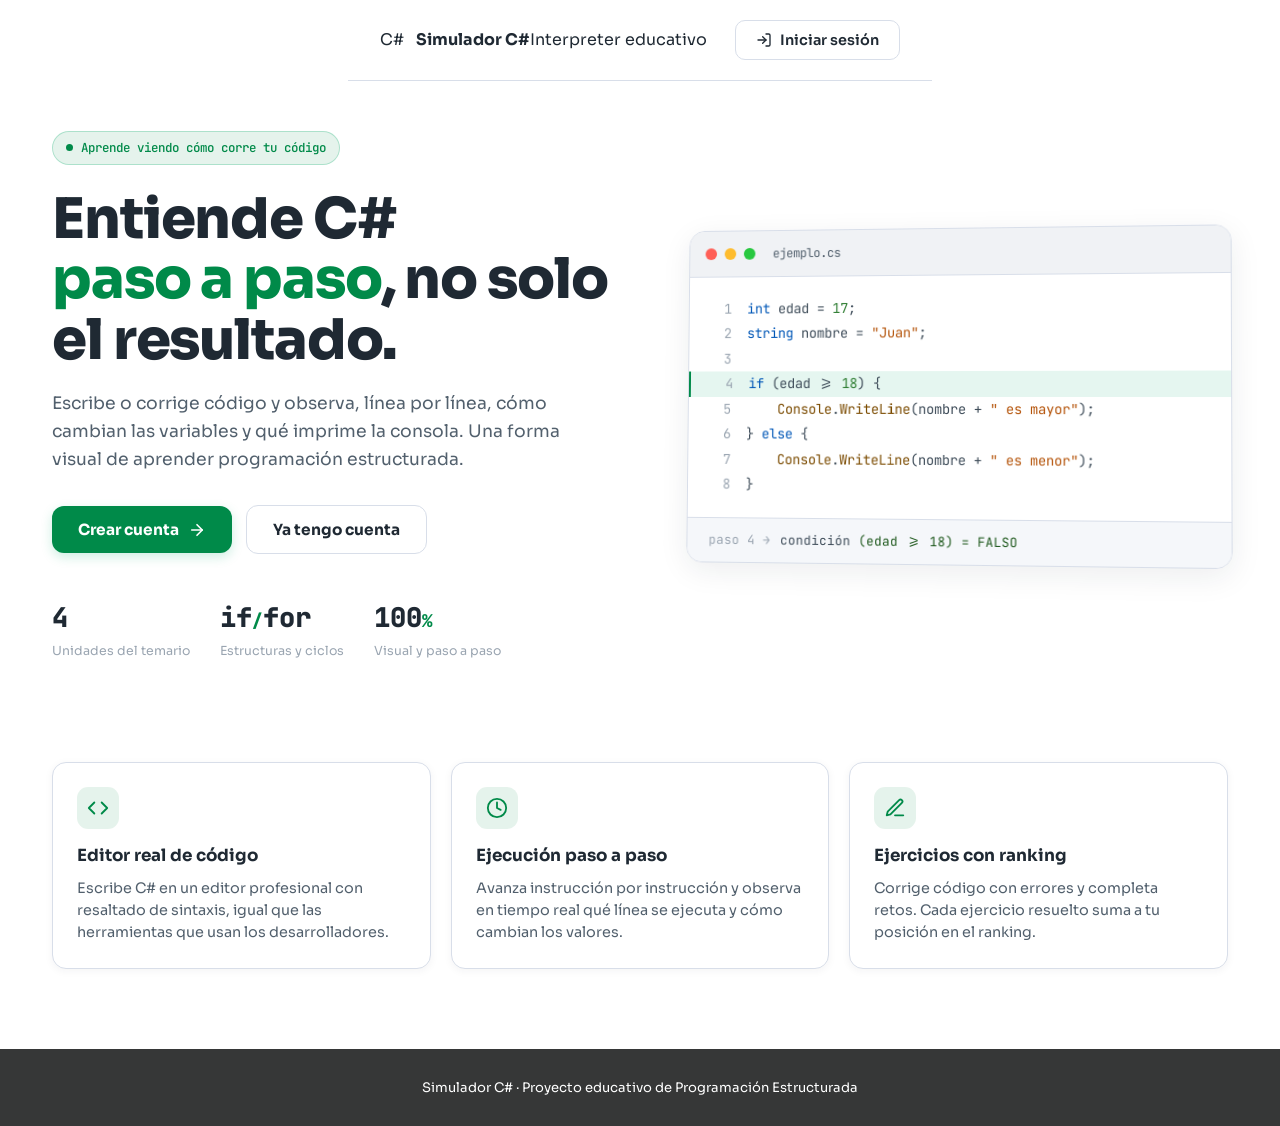
<file: Inicio/index.html>
<!DOCTYPE html>
<html lang="es">
<head>
<meta charset="UTF-8">
<meta name="viewport" content="width=device-width, initial-scale=1.0">
<title>Simulador C# — Inicio</title>
<link rel="preconnect" href="https://fonts.googleapis.com">
<link rel="preconnect" href="https://fonts.gstatic.com" crossorigin>
<link href="https://fonts.googleapis.com/css2?family=Sora:wght@400;600;700;800&family=JetBrains+Mono:wght@400;500;700&display=swap" rel="stylesheet">
<link rel="stylesheet" href="inicio.css">
</head>
<body>

<!-- ═══ LANDING ═══ -->
<div id="landing">
    <nav class="nav">
        <div class="brand">
            <div class="logo">C#</div>
            <div><b>Simulador C#</b><span>Interpreter educativo</span></div>
        </div>
        <div class="nav__spacer"></div>
        <button class="nav__login" onclick="showAuth('login')">
            <svg width="16" height="16" viewBox="0 0 24 24" fill="none" stroke="currentColor" stroke-width="2" stroke-linecap="round" stroke-linejoin="round"><path d="M15 3h4a2 2 0 0 1 2 2v14a2 2 0 0 1-2 2h-4"/><polyline points="10 17 15 12 10 7"/><line x1="15" y1="12" x2="3" y2="12"/></svg>
            Iniciar sesión
        </button>
    </nav>

    <section class="hero">
        <div class="hero__copy">
            <div class="eyebrow"><span class="pulse"></span>Aprende viendo cómo corre tu código</div>
            <h1>Entiende C# <span class="hl">paso a paso</span>, no solo el resultado.</h1>
            <p class="lead">Escribe o corrige código y observa, línea por línea, cómo cambian las variables y qué imprime la consola. Una forma visual de aprender programación estructurada.</p>
            <div class="hero__cta">
                <button class="btn btn--primary" onclick="showAuth('register')">
                    Crear cuenta
                    <svg width="18" height="18" viewBox="0 0 24 24" fill="none" stroke="currentColor" stroke-width="2.2" stroke-linecap="round" stroke-linejoin="round"><line x1="5" y1="12" x2="19" y2="12"/><polyline points="12 5 19 12 12 19"/></svg>
                </button>
                <button class="btn btn--ghost" onclick="showAuth('login')">Ya tengo cuenta</button>
            </div>
            <div class="hero__stats">
                <div class="hstat"><div class="n">4</div><div class="l">Unidades del temario</div></div>
                <div class="hstat"><div class="n">if<span class="u">/</span>for</div><div class="l">Estructuras y ciclos</div></div>
                <div class="hstat"><div class="n">100<span class="u">%</span></div><div class="l">Visual y paso a paso</div></div>
            </div>
        </div>

        <div class="code-window">
            <div class="code-window__bar">
                <span class="dot r"></span><span class="dot y"></span><span class="dot g"></span>
                <span class="code-window__file">ejemplo.cs</span>
            </div>
            <div class="code-window__body">
<div class="row"><span class="ln">1</span><span class="kw">int</span> <span class="pl">edad =</span> <span class="num">17</span><span class="pl">;</span></div>
<div class="row"><span class="ln">2</span><span class="kw">string</span> <span class="pl">nombre =</span> <span class="str">"Juan"</span><span class="pl">;</span></div>
<div class="row"><span class="ln">3</span></div>
<div class="row active"><span class="ln">4</span><span class="kw">if</span> <span class="pl">(edad &gt;=</span> <span class="num">18</span><span class="pl">) {</span></div>
<div class="row"><span class="ln">5</span><span class="pl">    </span><span class="fn">Console</span><span class="pl">.</span><span class="fn">WriteLine</span><span class="pl">(nombre +</span> <span class="str">" es mayor"</span><span class="pl">);</span></div>
<div class="row"><span class="ln">6</span><span class="pl">} </span><span class="kw">else</span> <span class="pl">{</span></div>
<div class="row"><span class="ln">7</span><span class="pl">    </span><span class="fn">Console</span><span class="pl">.</span><span class="fn">WriteLine</span><span class="pl">(nombre +</span> <span class="str">" es menor"</span><span class="pl">);</span></div>
<div class="row"><span class="ln">8</span><span class="pl">}</span></div>
            </div>
            <div class="code-window__out">
                <span class="tag">paso 4 →</span><span class="pl">condición </span><span class="val">(edad &gt;= 18) = FALSO</span>
            </div>
        </div>
    </section>

    <section class="features">
        <div class="feature">
            <div class="ic"><svg width="22" height="22" viewBox="0 0 24 24" fill="none" stroke="currentColor" stroke-width="2" stroke-linecap="round" stroke-linejoin="round"><polyline points="16 18 22 12 16 6"/><polyline points="8 6 2 12 8 18"/></svg></div>
            <h3>Editor real de código</h3>
            <p>Escribe C# en un editor profesional con resaltado de sintaxis, igual que las herramientas que usan los desarrolladores.</p>
        </div>
        <div class="feature">
            <div class="ic"><svg width="22" height="22" viewBox="0 0 24 24" fill="none" stroke="currentColor" stroke-width="2" stroke-linecap="round" stroke-linejoin="round"><circle cx="12" cy="12" r="10"/><polyline points="12 6 12 12 16 14"/></svg></div>
            <h3>Ejecución paso a paso</h3>
            <p>Avanza instrucción por instrucción y observa en tiempo real qué línea se ejecuta y cómo cambian los valores.</p>
        </div>
        <div class="feature">
            <div class="ic"><svg width="22" height="22" viewBox="0 0 24 24" fill="none" stroke="currentColor" stroke-width="2" stroke-linecap="round" stroke-linejoin="round"><path d="M12 20h9"/><path d="M16.5 3.5a2.12 2.12 0 0 1 3 3L7 19l-4 1 1-4z"/></svg></div>
            <h3>Ejercicios con ranking</h3>
            <p>Corrige código con errores y completa retos. Cada ejercicio resuelto suma a tu posición en el ranking.</p>
        </div>
    </section>

    <div class="foot">Simulador C# · Proyecto educativo de Programación Estructurada</div>
</div>

<!-- ═══ LOGIN ═══ -->
<div class="auth-screen" id="screen-login">
    <div class="auth-card">
        <button class="auth-back" onclick="showLanding()">
            <svg width="15" height="15" viewBox="0 0 24 24" fill="none" stroke="currentColor" stroke-width="2" stroke-linecap="round" stroke-linejoin="round"><line x1="19" y1="12" x2="5" y2="12"/><polyline points="12 19 5 12 12 5"/></svg>
            Volver al inicio
        </button>
        <div class="auth-head">
            <div class="logo">C#</div>
            <h2>Iniciar sesión</h2>
        </div>
        <p class="auth-sub">Ingresa con tu matrícula y contraseña.</p>

        <div class="field">
            <label for="login-mat">Matrícula</label>
            <input id="login-mat" type="text" placeholder="Ej: 2024A0123" autocomplete="username">
        </div>
        <div class="field">
            <label for="login-pw">Contraseña</label>
            <div class="pw-wrap">
                <input id="login-pw" type="password" placeholder="Tu contraseña" autocomplete="current-password">
                <button type="button" onclick="togglePw('login-pw',this)" aria-label="Mostrar contraseña">
                    <svg width="18" height="18" viewBox="0 0 24 24" fill="none" stroke="currentColor" stroke-width="2" stroke-linecap="round" stroke-linejoin="round"><path d="M1 12s4-8 11-8 11 8 11 8-4 8-11 8-11-8-11-8z"/><circle cx="12" cy="12" r="3"/></svg>
                </button>
            </div>
        </div>

        <button class="btn btn--primary" onclick="alert('Aquí se conectará con la API de login (matrícula + contraseña).')">Entrar</button>

        <p class="auth-alt">¿No tienes cuenta? <button onclick="showAuth('register')">Regístrate</button></p>
    </div>
</div>

<!-- ═══ REGISTRO ═══ -->
<div class="auth-screen" id="screen-register">
    <div class="auth-card wide">
        <button class="auth-back" onclick="showLanding()">
            <svg width="15" height="15" viewBox="0 0 24 24" fill="none" stroke="currentColor" stroke-width="2" stroke-linecap="round" stroke-linejoin="round"><line x1="19" y1="12" x2="5" y2="12"/><polyline points="12 19 5 12 12 5"/></svg>
            Volver al inicio
        </button>
        <div class="auth-head">
            <div class="logo">C#</div>
            <h2>Crear cuenta</h2>
        </div>
        <p class="auth-sub">Regístrate como estudiante para acceder al simulador.</p>

        <div class="field">
            <label for="reg-mat">Matrícula</label>
            <input id="reg-mat" type="text" placeholder="Ej: 2024A0123">
        </div>
        <div class="field-row">
            <div class="field">
                <label for="reg-nombre">Nombre(s)</label>
                <input id="reg-nombre" type="text" placeholder="Tu nombre">
            </div>
            <div class="field">
                <label for="reg-ap">Apellido paterno</label>
                <input id="reg-ap" type="text" placeholder="Apellido paterno">
            </div>
        </div>
        <div class="field-row">
            <div class="field">
                <label for="reg-am">Apellido materno</label>
                <input id="reg-am" type="text" placeholder="Apellido materno">
            </div>
            <div class="field">
                <label for="reg-grupo">Grupo</label>
                <select id="reg-grupo">
                    <option value="" disabled selected>Selecciona tu grupo</option>
                    <option>TSU-1A</option>
                    <option>TSU-1B</option>
                    <option>TSU-2A</option>
                    <option>ING-1A</option>
                    <option>ING-2A</option>
                </select>
            </div>
        </div>
        <div class="field">
            <label for="reg-pw">Contraseña</label>
            <div class="pw-wrap">
                <input id="reg-pw" type="password" placeholder="Crea una contraseña">
                <button type="button" onclick="togglePw('reg-pw',this)" aria-label="Mostrar contraseña">
                    <svg width="18" height="18" viewBox="0 0 24 24" fill="none" stroke="currentColor" stroke-width="2" stroke-linecap="round" stroke-linejoin="round"><path d="M1 12s4-8 11-8 11 8 11 8-4 8-11 8-11-8-11-8z"/><circle cx="12" cy="12" r="3"/></svg>
                </button>
            </div>
            <p class="hint">Tu contraseña se guardará de forma segura (cifrada).</p>
        </div>

        <button class="btn btn--primary" onclick="alert('Aquí se conectará con la API de registro (crea el alumno en la base de datos).')">Crear cuenta</button>

        <p class="auth-alt">¿Ya tienes cuenta? <button onclick="showAuth('login')">Inicia sesión</button></p>
    </div>
</div>

<script src="inicio.js"></script>
</body>
</html>
</file>
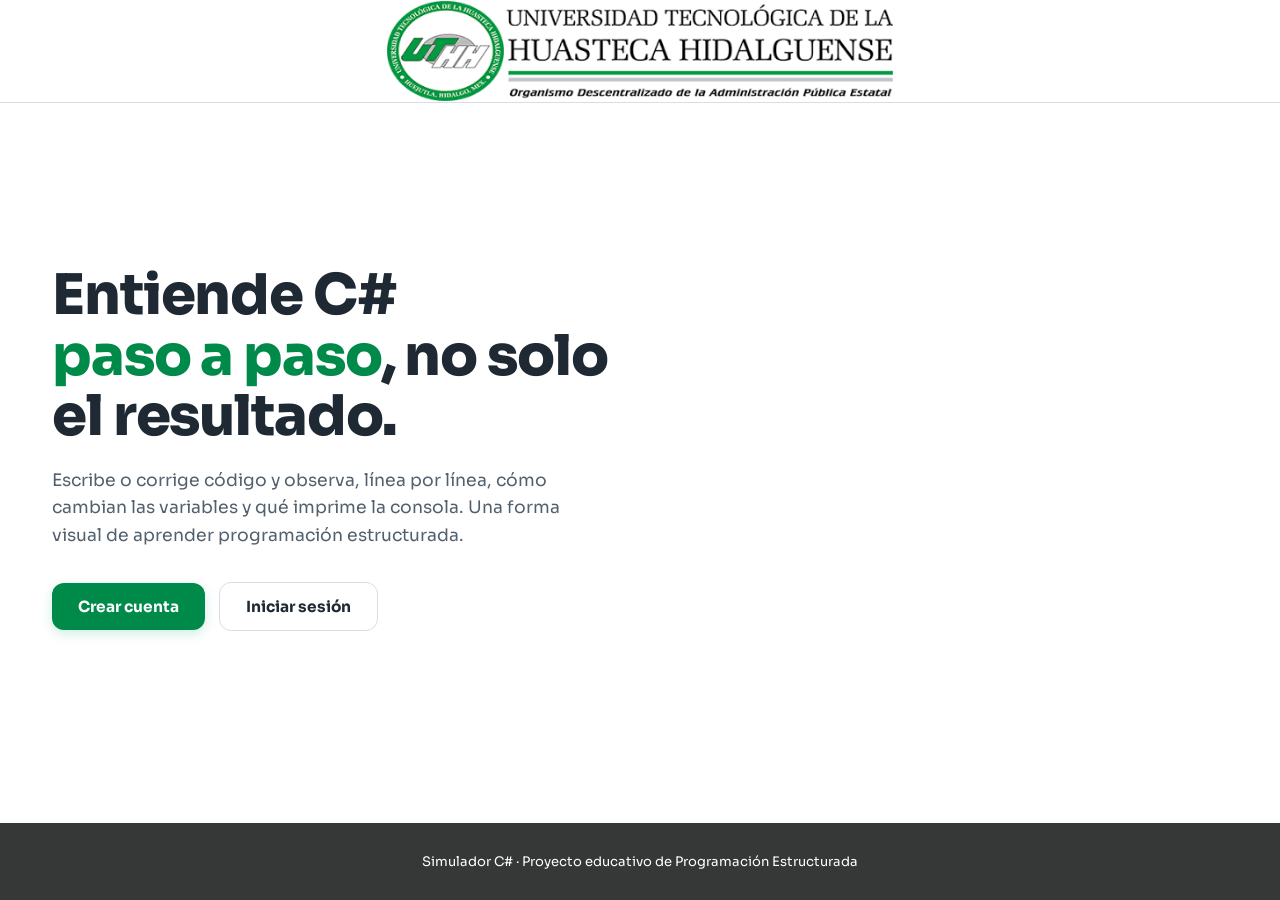
<file: Inicio/inicio.html>
<!-- inicio.html (pagina principal) -->

<!DOCTYPE html>
<html lang="es">

<head>
    <meta charset="UTF-8">
    <meta name="viewport" content="width=device-width, initial-scale=1.0">
    <title>Simulador C# — Inicio</title>
    <link rel="preconnect" href="https://fonts.googleapis.com">
    <link rel="preconnect" href="https://fonts.gstatic.com" crossorigin>
    <link
        href="https://fonts.googleapis.com/css2?family=Sora:wght@400;600;700;800&family=JetBrains+Mono:wght@400;500;700&display=swap"
        rel="stylesheet">
    <link rel="stylesheet" href="inicio.css">
</head>

<body>

    <header class="app-header text-white">
        <img src="../img/banner.png" class="logo" alt="C# Logo">
    </header>

    <div id="landing">

        <section class="hero">
            <div class="hero__copy">
                <h1>Entiende C# <span class="hl">paso a paso</span>, no solo el resultado.</h1>
                <p class="lead">Escribe o corrige código y observa, línea por línea, cómo cambian las variables y qué
                    imprime la consola. Una forma visual de aprender programación estructurada.</p>
                <div class="hero__cta">
                    <button class="btn btn--primary" onclick="showAuth('register')">
                        Crear cuenta
                    </button>
                    <button class="btn btn--ghost" onclick="showAuth('login')">Iniciar sesión</button>
                </div>
            </div>
        </section>
        <div class="foot">Simulador C# · Proyecto educativo de Programación Estructurada</div>
    </div>

    <div class="auth-screen" id="screen-login">
        <div class="auth-card">
            <button class="auth-back" onclick="showLanding()">
                <svg width="15" height="15" viewBox="0 0 24 24" fill="none" stroke="currentColor" stroke-width="2"
                    stroke-linecap="round" stroke-linejoin="round">
                    <line x1="19" y1="12" x2="5" y2="12" />
                    <polyline points="12 19 5 12 12 5" />
                </svg>
                Volver al inicio
            </button>
            <div class="auth-head">
                <h2>Iniciar sesión</h2>
            </div>
            <p class="auth-sub">Ingresa con tu matrícula y contraseña.</p>

            <div class="field">
                <label for="login-mat">Matrícula</label>
                <input id="login-mat" type="text" inputmode="numeric" maxlength="8" placeholder="Ej: 20241088">
            </div>
            <div class="field">
                <label for="login-pw">Contraseña</label>
                <div class="pw-wrap">
                    <input id="login-pw" type="password" placeholder="Tu contraseña" autocomplete="current-password">
                    <button type="button" onclick="togglePw('login-pw',this)" aria-label="Mostrar contraseña">
                        <svg width="18" height="18" viewBox="0 0 24 24" fill="none" stroke="currentColor"
                            stroke-width="2" stroke-linecap="round" stroke-linejoin="round">
                            <path d="M1 12s4-8 11-8 11 8 11 8-4 8-11 8-11-8-11-8z" />
                            <circle cx="12" cy="12" r="3" />
                        </svg>
                    </button>
                </div>
            </div>

            <button class="btn btn--primary" onclick="handleLogin()">Entrar</button>

            <p class="auth-alt">¿No tienes cuenta? <button class="btn btn--primary" onclick="showAuth('register')">Crear cuenta</button></p>
        </div>
    </div>

    <!-- REGISTRO -->
    <div class="auth-screen" id="screen-register">
        <div class="auth-card wide">
            <button class="auth-back" onclick="showLanding()">
                <svg width="15" height="15" viewBox="0 0 24 24" fill="none" stroke="currentColor" stroke-width="2"
                    stroke-linecap="round" stroke-linejoin="round">
                    <line x1="19" y1="12" x2="5" y2="12" />
                    <polyline points="12 19 5 12 12 5" />
                </svg>
                Volver al inicio
            </button>
            <div class="auth-head">
                <h2>Crear cuenta</h2>
            </div>
            <p class="auth-sub">Regístrate como estudiante para acceder al simulador.</p>

            <div class="field">
                <label for="reg-mat">Matrícula</label>
                <input id="reg-mat" type="text" inputmode="numeric" maxlength="8" placeholder="Ejemplo: 20241088">
            </div>
            <div class="field-row">
                <div class="field">
                    <label for="reg-nombre">Nombre(s)</label>
                    <input id="reg-nombre" type="text" placeholder="Tu nombre">
                </div>
                <div class="field">
                    <label for="reg-ap">Apellido paterno</label>
                    <input id="reg-ap" type="text" placeholder="Apellido paterno">
                </div>
            </div>
            <div class="field-row">
                <div class="field">
                    <label for="reg-am">Apellido materno</label>
                    <input id="reg-am" type="text" placeholder="Apellido materno">
                </div>
                <div class="field">
                    <label for="reg-grupo">Grupo</label>
                    <select id="reg-grupo">
                        <option value="" disabled selected>Selecciona tu grupo</option>
                    </select>
                </div>
            </div>
            <div class="field">
                <label for="reg-pw">Contraseña</label>
                <div class="pw-wrap">
                    <input id="reg-pw" type="password" placeholder="Crea una contraseña">
                    <button type="button" onclick="togglePw('reg-pw',this)" aria-label="Mostrar contraseña">
                        <svg width="18" height="18" viewBox="0 0 24 24" fill="none" stroke="currentColor"
                            stroke-width="2" stroke-linecap="round" stroke-linejoin="round">
                            <path d="M1 12s4-8 11-8 11 8 11 8-4 8-11 8-11-8-11-8z" />
                            <circle cx="12" cy="12" r="3" />
                        </svg>
                    </button>
                </div>
            </div>

            <button class="btn btn--primary" onclick="handleRegister()">Crear cuenta</button>

            <p class="auth-alt">¿Ya tienes cuenta? <button onclick="showAuth('login')">Inicia sesión</button></p>
        </div>
    </div>

    <script src="../api.js"></script>
    <script src="inicio.js"></script>
</body>

</html>
</file>
<file: Inicio/inicio.css>
/* css actual */

/* --- Variables y Reset --- */
:root {
    --dark: #1f2933;
    --green: #008A49;
    --green-hi: #1B5619;
    --green-hover: #1B5619;
    --green-soft: rgba(0, 138, 73, 0.10);
    --morado: #1B5619;
    --morado-hi: #008A49;
    --footer-bg: #363737;
    --bg: #ffffff;
    --bg-2: #f5f7fa;
    --panel: #ffffff;
    --border: #d8dee9;
    --text: #1f2933;
    --text-dim: #52606d;
    --text-mut: #9aa5b1;
    --danger: #d64550;
    --code-kw: #0057b7;
    --code-str: #b45309;
    --code-num: #2e7d32;
    --code-com: #6a9955;
    --code-fn: #7b4b00;

    /* Tamaños de fuente y espaciado */
    --font-base: 16px;
    --radius: 12px;
    --shadow-card: 0 8px 30px rgba(31, 41, 51, 0.08);
}

* {
    box-sizing: border-box;
    margin: 0;
    padding: 0;
}

html {
    scroll-behavior: smooth;
}

html, body {
    height: 100%;
}

body {
    font-family: 'Sora', -apple-system, BlinkMacSystemFont, 'Segoe UI', Roboto, sans-serif;
    background: var(--bg);
    color: var(--text);
    -webkit-font-smoothing: antialiased;
    min-height: 100vh;
    line-height: 1.6;
    display: flex;
    flex-direction: column;
}

a {
    color: inherit;
    text-decoration: none;
}

/* --- Landing (contenedor de hero + footer) --- */
#landing {
    display: flex;
    flex-direction: column;
    flex: 1 0 auto;
    width: 100%;
}

/* --- Navbar --- */
.nav {
    position: relative;
    z-index: 10;
    display: flex;
    align-items: center;
    gap: 14px;
    padding: 20px 32px;
    max-width: 1240px;
    margin: 0 auto;
    border-bottom: 1px solid var(--border);
    background: var(--bg);
}

/* Estilo para el logo (imagen) */
.nav .logo-img {
    height: 50px; /* Ajusta según el tamaño de tu banner.png */
    width: auto;
    display: block;
}

.brand {
    display: flex;
    align-items: center;
    gap: 12px;
}

/* Si quieres mantener un logo de texto además de la imagen */
.brand .logo-text {
    font-size: 1.2rem;
    font-weight: 700;
    color: var(--text);
    letter-spacing: -0.5px;
}

.nav__spacer {
    flex: 1;
}

.nav__login {
    display: inline-flex;
    align-items: center;
    gap: 8px;
    border: 1px solid var(--border);
    background: #fff;
    color: var(--text);
    padding: 10px 20px;
    border-radius: 10px;
    font-family: inherit;
    font-size: 0.9rem;
    font-weight: 600;
    cursor: pointer;
    transition: 0.18s;
}

.nav__login:hover {
    border-color: var(--green);
    color: var(--green);
}

/* --- HERO --- */
.hero {
    position: relative;
    z-index: 2;
    max-width: 1240px;
    margin: 0 auto;
    padding: 50px 32px 80px;
    display: grid;
    grid-template-columns: 1.05fr 1fr;
    gap: 54px;
    align-items: center;
    flex: 1 0 auto;
    width: 100%;
}

/* --- Contenido izquierdo --- */
.eyebrow {
    display: inline-flex;
    align-items: center;
    gap: 8px;
    font-family: 'JetBrains Mono', monospace;
    font-size: 0.78rem;
    font-weight: 500;
    color: var(--green);
    background: var(--green-soft);
    border: 1px solid rgba(4, 170, 109, 0.25);
    padding: 6px 13px;
    border-radius: 99px;
    margin-bottom: 24px;
}

.eyebrow .pulse {
    width: 7px;
    height: 7px;
    border-radius: 50%;
    background: var(--green);
    animation: pulse 2s infinite;
}

@keyframes pulse {
    0% { box-shadow: 0 0 0 0 rgba(4, 170, 109, .5); }
    70% { box-shadow: 0 0 0 8px rgba(4, 170, 109, 0); }
    100% { box-shadow: 0 0 0 0 rgba(4, 170, 109, 0); }
}

.hero h1 {
    font-size: clamp(2.3rem, 5vw, 3.5rem);
    font-weight: 800;
    line-height: 1.08;
    letter-spacing: -0.02em;
    margin-bottom: 20px;
    color: var(--text);
}

.hero h1 .hl {
    color: var(--green);
    white-space: nowrap;
}

.hero p.lead {
    font-size: 1.08rem;
    color: var(--text-dim);
    line-height: 1.6;
    max-width: 520px;
    margin-bottom: 32px;
}

.hero__cta {
    display: flex;
    gap: 14px;
    flex-wrap: wrap;
    align-items: center;
}

.btn {
    display: inline-flex;
    align-items: center;
    gap: 9px;
    cursor: pointer;
    font-family: inherit;
    font-weight: 700;
    font-size: 0.96rem;
    padding: 14px 26px;
    border-radius: var(--radius);
    border: none;
    transition: 0.18s;
}

.btn--primary {
    background: var(--green);
    color: #fff;
    box-shadow: 0 4px 12px rgba(4, 170, 109, 0.20);
}

.btn--primary:hover {
    background: var(--green-hover);
    transform: translateY(-2px);
}

.btn--ghost {
    background: #fff;
    color: var(--text);
    border: 1px solid var(--border);
}

.btn--ghost:hover {
    border-color: var(--green);
    color: var(--green);
}

.hero__stats {
    display: flex;
    gap: 30px;
    margin-top: 42px;
}

.hstat .n {
    font-size: 1.7rem;
    font-weight: 800;
    color: var(--text);
    font-family: 'JetBrains Mono', monospace;
}

.hstat .l {
    font-size: 0.78rem;
    color: var(--text-mut);
    margin-top: 2px;
}

.hstat .n .u {
    color: var(--green);
    font-size: 1.1rem;
}

/* --- Código (Ventana) --- */
.code-window {
    background: #fff;
    border: 1px solid var(--border);
    border-radius: 16px;
    box-shadow: var(--shadow-card);
    overflow: hidden;
    transform: perspective(1400px) rotateY(-6deg) rotateX(2deg);
    transition: transform 0.3s ease;
}

.code-window:hover {
    transform: perspective(1400px) rotateY(-2deg) rotateX(1deg);
}

.code-window__bar {
    display: flex;
    align-items: center;
    gap: 8px;
    padding: 13px 16px;
    background: #f0f2f5;
    border-bottom: 1px solid var(--border);
}

.dot {
    width: 12px;
    height: 12px;
    border-radius: 50%;
}
.dot.r { background: #ff5f57; }
.dot.y { background: #febc2e; }
.dot.g { background: #28c840; }

.code-window__file {
    margin-left: 10px;
    font-family: 'JetBrains Mono', monospace;
    font-size: 0.78rem;
    color: var(--text-dim);
}

.code-window__body {
    padding: 20px 22px;
    font-family: 'JetBrains Mono', monospace;
    font-size: 0.86rem;
    line-height: 1.85;
    overflow-x: auto;
    background: #fff;
}

.code-window__body .ln {
    color: var(--text-mut);
    user-select: none;
    display: inline-block;
    width: 22px;
    text-align: right;
    margin-right: 16px;
}

.row {
    white-space: pre;
}
.row.active {
    background: rgba(4, 170, 109, 0.10);
    margin: 0 -22px;
    padding: 0 22px;
    border-left: 2px solid var(--green);
}

.kw { color: var(--code-kw); }
.str { color: var(--code-str); }
.num { color: var(--code-num); }
.com { color: var(--code-com); }
.fn { color: var(--code-fn); }
.pl { color: #3e4c59; }

.code-window__out {
    border-top: 1px solid var(--border);
    background: #f5f7fa;
    padding: 12px 22px;
    font-family: 'JetBrains Mono', monospace;
    font-size: 0.8rem;
}

.code-window__out .tag {
    color: var(--text-mut);
    margin-right: 10px;
}
.code-window__out .val {
    color: var(--green-hi);
}

/* --- FEATURES --- */
.features {
    position: relative;
    z-index: 2;
    max-width: 1240px;
    margin: 0 auto;
    padding: 20px 32px 80px;
    display: grid;
    grid-template-columns: repeat(3, 1fr);
    gap: 20px;
}

.feature {
    background: #fff;
    border: 1px solid var(--border);
    border-radius: 14px;
    padding: 24px;
    box-shadow: 0 2px 8px rgba(31, 41, 51, 0.05);
    transition: box-shadow 0.2s ease;
}

.feature:hover {
    box-shadow: 0 8px 25px rgba(31, 41, 51, 0.08);
}

.feature .ic {
    width: 42px;
    height: 42px;
    border-radius: 11px;
    background: var(--green-soft);
    display: grid;
    place-items: center;
    color: var(--green);
    font-size: 1.3rem;
    font-weight: 700;
    margin-bottom: 14px;
}

.feature h3 {
    font-size: 1.05rem;
    font-weight: 700;
    margin-bottom: 7px;
    color: var(--text);
}

.feature p {
    font-size: 0.9rem;
    color: var(--text-dim);
    line-height: 1.55;
}

/* --- Auth (Login/Registro) --- */
.auth-screen {
    display: none;
    position: relative;
    z-index: 5;
    min-height: 100vh;
    align-items: center;
    justify-content: center;
    padding: 40px 20px;
}
.auth-screen.show {
    display: flex;
}

.auth-card {
    width: 100%;
    max-width: 440px;
    background: #fff;
    border: 1px solid var(--border);
    border-radius: 18px;
    padding: 36px 34px;
    box-shadow: 0 10px 40px rgba(31, 41, 51, 0.12);
}
.auth-card.wide {
    max-width: 560px;
}

.auth-back {
    display: inline-flex;
    align-items: center;
    gap: 7px;
    background: none;
    border: none;
    color: var(--text-dim);
    font-family: inherit;
    font-size: 0.85rem;
    cursor: pointer;
    margin-bottom: 22px;
    transition: 0.15s;
}
.auth-back:hover {
    color: var(--text);
}

.auth-head {
    display: flex;
    align-items: center;
    gap: 12px;
    margin-bottom: 6px;
}
.auth-head .logo {
    width: 40px;
    height: 40px;
    border-radius: 10px;
    background: var(--green);
    display: grid;
    place-items: center;
    font-weight: 800;
    color: #fff;
}
.auth-card h2 {
    font-size: 1.5rem;
    font-weight: 800;
    letter-spacing: -0.01em;
    color: var(--text);
}
.auth-sub {
    color: var(--text-dim);
    font-size: 0.9rem;
    margin: 8px 0 26px;
}

.field {
    margin-bottom: 16px;
}
.field label {
    display: block;
    font-size: 0.82rem;
    font-weight: 600;
    color: var(--text-dim);
    margin-bottom: 7px;
}
.field input,
.field select {
    width: 100%;
    background: var(--bg-2);
    border: 1px solid var(--border);
    color: var(--text);
    border-radius: 10px;
    padding: 12px 14px;
    font-family: inherit;
    font-size: 0.95rem;
    outline: none;
    transition: border-color 0.15s;
}
.field input::placeholder {
    color: var(--text-mut);
}
.field input:focus,
.field select:focus {
    border-color: var(--green);
}

.field-row {
    display: grid;
    grid-template-columns: 1fr 1fr;
    gap: 14px;
}

.auth-card .btn--primary {
    width: 100%;
    justify-content: center;
    margin-top: 8px;
}

.auth-alt {
    text-align: center;
    font-size: 0.88rem;
    color: var(--text-dim);
    margin-top: 22px;
}
.auth-alt button {
    background: none;
    border: none;
    color: var(--green);
    font-family: inherit;
    font-weight: 600;
    font-size: 0.88rem;
    cursor: pointer;
}
.auth-alt button:hover {
    text-decoration: underline;
}

.pw-wrap {
    position: relative;
}
.pw-wrap button {
    position: absolute;
    right: 10px;
    top: 50%;
    transform: translateY(-50%);
    background: none;
    border: none;
    color: var(--text-mut);
    cursor: pointer;
    padding: 4px;
}
.pw-wrap button:hover {
    color: var(--text-dim);
}

.hint {
    font-size: 0.76rem;
    color: var(--text-mut);
    margin-top: 6px;
}

/* --- Footer --- */
.foot {
    position: relative;
    z-index: 2;
    text-align: center;
    width: 100%;
    padding: 28px 32px;
    color: #fff;
    background: var(--footer-bg);
    font-size: 0.82rem;
}

/* ======================================================
   RESPONSIVE
   ====================================================== */
@media (max-width: 920px) {
    .hero {
        grid-template-columns: 1fr;
        gap: 40px;
        padding-top: 30px;
    }
    .code-window {
        transform: none;
    }
    .code-window:hover {
        transform: none;
    }
    .features {
        grid-template-columns: 1fr 1fr;
    }
}

@media (max-width: 640px) {
    .nav {
        padding: 16px 18px;
        flex-wrap: wrap;
    }
    .nav .logo-img {
        height: 40px;
    }
    .hero {
        padding: 24px 18px 60px;
    }
    .hero__stats {
        gap: 20px;
        flex-wrap: wrap;
    }
    .features {
        padding: 10px 18px 60px;
        grid-template-columns: 1fr;
    }
    .auth-card {
        padding: 28px 22px;
    }
    .field-row {
        grid-template-columns: 1fr;
    }
}

@media (max-width: 480px) {
    .hero h1 {
        font-size: 2rem;
    }
    .hero p.lead {
        font-size: 1rem;
    }
    .hero__cta .btn {
        width: 100%;
        justify-content: center;
    }
    .code-window__body {
        font-size: 0.75rem;
        padding: 14px 16px;
    }
    .code-window__body .ln {
        width: 16px;
        margin-right: 10px;
    }
    .row.active {
        margin: 0 -16px;
        padding: 0 16px;
    }
}

/* Contenedor principal del header */
.app-header {
    display: flex;
    justify-content: center;
    align-items: center;
    width: 100%;
    padding: 1px 0;   /* antes 20px 0 */
    background: #ffffff;
    border-bottom: 1px solid var(--border);
}

/* Texto blanco para el header (clase ya usada en el <header> del HTML) */
.text-white {
    color: #fff;
}

/* Estilo para la imagen del banner */
.app-header .logo {
    display: block;
    width: 100%;
    max-width: 1200px;
    height: auto;
    max-height: 100px;
    object-fit: contain;
    object-position: center;
}
@media (max-width: 640px) {
    .app-header .logo {
        max-height: 60px;
    }
}

.auth-alt button:hover {
    text-decoration: underline;
}

/* El botón "Crear cuenta" dentro de auth-alt debe verse y comportarse igual que Entrar (.btn--primary) */
.auth-alt .btn--primary {
    background: var(--green);
    color: #fff;
    box-shadow: 0 4px 12px rgba(4, 170, 109, 0.20);
}

.auth-alt .btn--primary:hover {
    background: var(--green-hover);
    color: #fff;
    transform: translateY(-2px);
    text-decoration: none;
}

/* --- Mensaje de éxito (registro) --- */
.form-exito {
    color: var(--green);
    font-size: 0.85em;
    margin-top: 8px;
    display: none;
}
</file>
